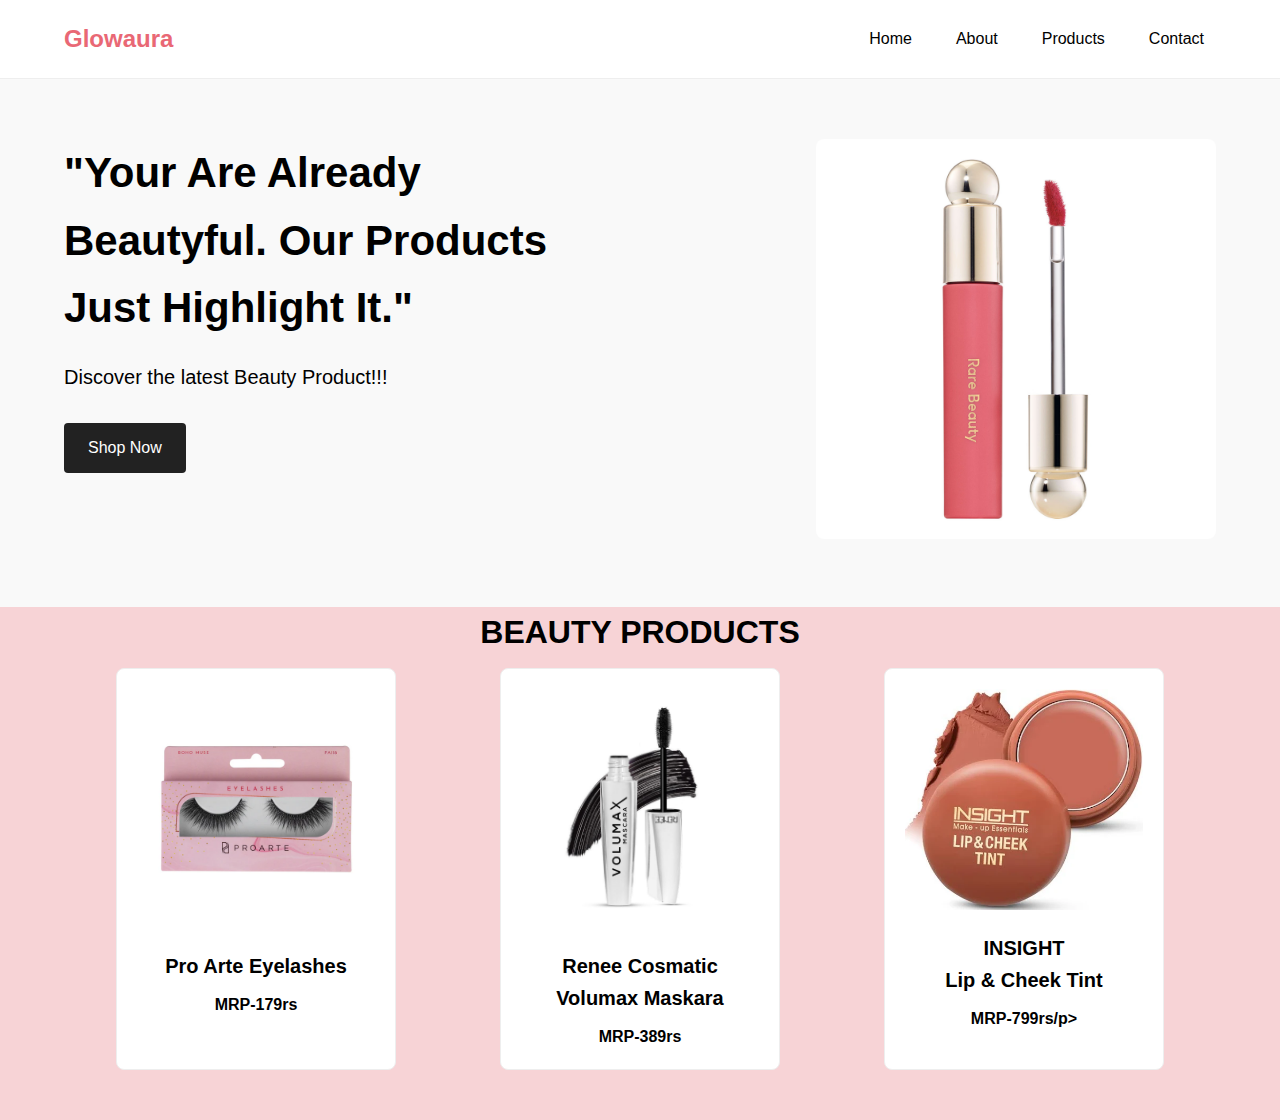
<file: index.html>
<!DOCTYPE html>
<html lang="en">

<head>
    <meta charset="UTF-8">
    <meta name="viewport" content="width=device-width, initial-scale=1.0">
    <title>Beauty Products</title>
    <link rel="stylesheet" href="style.css">
</head>
<body>
    <header>
        <div class="container head-container">
            <div class="logo">Glowaura</div>
            <nav>
                <ul>
                    <li><a href="#" class="active">Home</a></li>
                    <li><a href="#">About</a></li>
                    <li><a href="#">Products</a></li>
                    <li><a href="#">Contact</a></li>
                </ul>
            </nav>

        </div>
    </header>
    <section class="hero">
        <div class="container body-container">
            <div class="hero-text">
                <h1>"Your Are Already Beautyful. Our Products Just Highlight It."</h1>
                <p>Discover the latest Beauty Product!!!</p>
                <a href="#" class="btn">Shop Now</a>
            </div>
            <div class="Hero-image">
                <img src="lip.avif" alt="hero image">
            </div>
        </div>
    </section>
    <section class="featured-products">
        <div class="container">
            <h2>BEAUTY PRODUCTS</h2>
            <div class="Products-row">
                <div class="Products-card">
                    <img src="eyelashes.webp" alt="shoes-2">
                    <h3>Pro Arte Eyelashes</h3>
                    <p>MRP-179rs</p>
                </div>
                <div class="Products-card">
                    <img src="maskara.jpg" alt="shoe-3">
                    <h3> Renee  Cosmatic Volumax Maskara</h3>
                    <p>MRP-389rs</p>
                </div>
                <div class="Products-card">
                    <img src="TINT.webp" alt="shoe-1">
                    <h3>INSIGHT<br> Lip & Cheek Tint</h3>
                    <p>MRP-799rs/p>
                </div>
            </div>
        </div>

    </section>
</body>

</html>
</file>
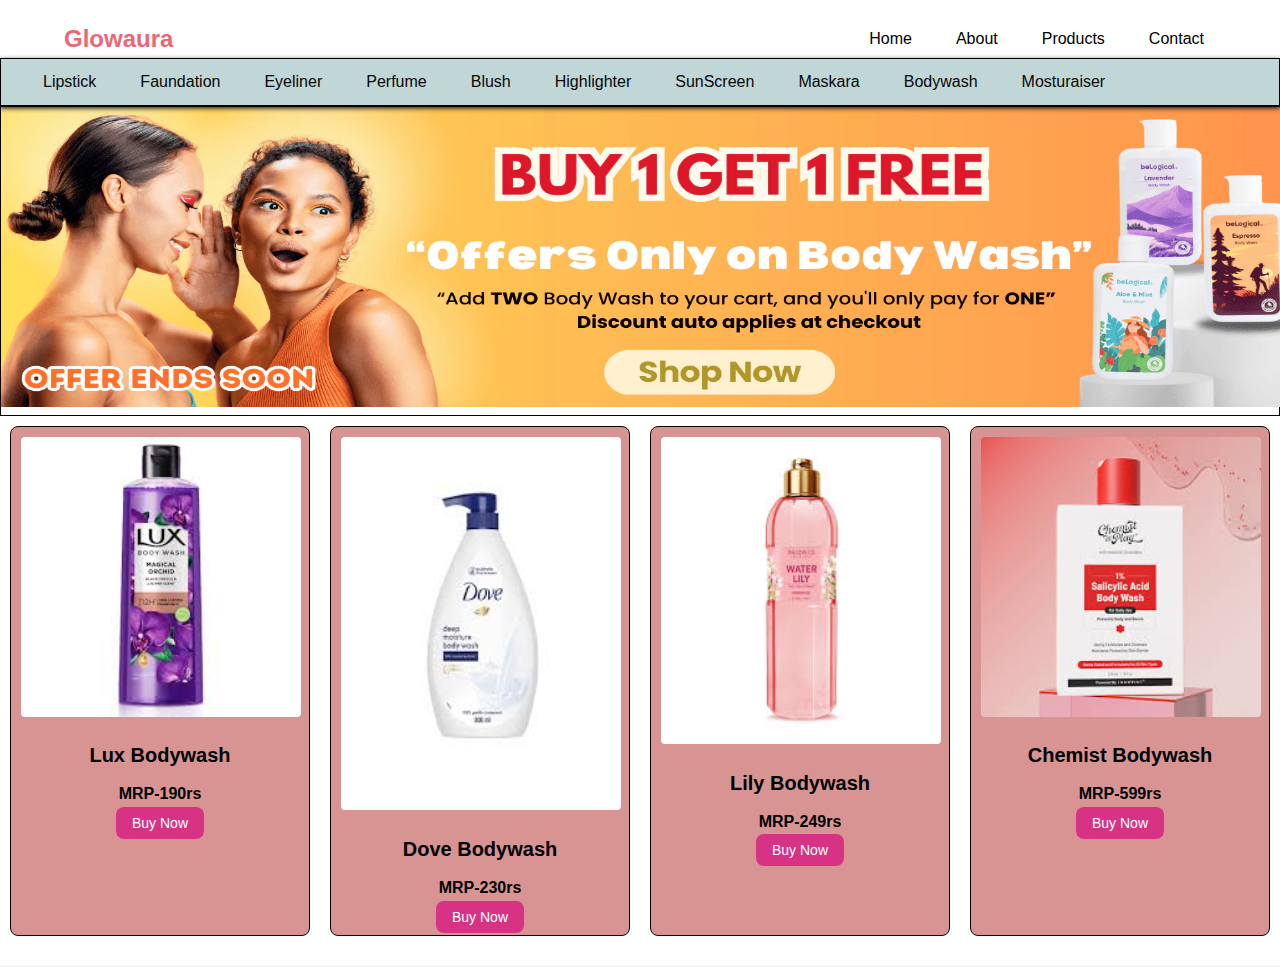
<file: bodywash.html>
<!DOCTYPE html>
<html lang="en">
<head>
    <meta charset="UTF-8">
    <meta name="viewport" content="width=device-width, initial-scale=1.0">
    <title>Document</title>
    <link rel="stylesheet" href="products.html">
    <link rel="stylesheet" href="style.css">

    <style>
.navbar{
        position:sticky;
        top: 5;
        background-color:rgb(193, 214, 214);
        border: 1px solid black;
        text-align: center;
        padding: 10px;
        box-shadow: 0 2px 5px; 
        color: rgb(8, 8, 8);
        font-size: bold;
    }
 .Products-row {
    display: flex;
    flex-wrap: wrap;
    justify-content: space-around;
}
.Products-card {
    background: #d89393;
    border: 1px solid #0a0303;
    border-radius: 8px;
    padding: 10px;
    width: 300px;
    height: 510px;
    margin: 10px;
    text-align: center;
    transition: box-shadow 0.5;
}

.Products-card:hover {
    box-shadow: 0 2px 8px rgba(0, 0, 0, 0.1);
}

.Products-card img {
    width: 280px;
    border-radius: 4px;
    margin-bottom: 15px;
}

.Products-card h3 {
    font-size: 20px;
    margin-bottom: 10px;
}

.Products-card p {
    font-weight: bold;

}
.footer {
    background-color: #f0a4a4;
    padding: 20px 0;
    text-align: center;
    border-top: 1px solid #eee;
}
.Button{
    padding: 8px 16px;
    background-color: #d63384;
    color:white;
    border:none;
    border-radius: 8px;
    font-size: 14px;
}
.Button:hover{
    background-color: #ad155f;
}
.bodywashadd{
     border: 1px solid #0a0303;
}

    
    </style>
</head>
<body>
     <header>
        <div class="container head-container">
            <div class="logo">Glowaura</div>
            <nav>
                <ul>
                    <li><a href="index.html">Home</a></li>
                    <li><a href="#">About</a></li>
                    <li><a href="products.html">Products</a></li>
                    <li><a href="#">Contact</a></li>
                </ul>
            </nav>
        </div>
        <nav>
        <ul class="navbar">
            <li><a href="Lipstic.html">Lipstick</a></li>
            <li><a href="Faundation.html">Faundation</a></LI>
            <li><a href="Eyeliner.html">Eyeliner</a></li>
            <li><a href="perfume.html">Perfume</a></li>
            <li><a href="blush.html">Blush</a></li>
            <li><a href="highlighter.html">Highlighter</a></li>
            <li><a href="sunscreen.html">SunScreen</a></li>
            <li><a href="maskara.html">Maskara</a></li>
           <li><a href="bodywash.html">Bodywash</a></li>
           <li><a href="moisturiser.html">Mosturaiser</a></li>

            </ul>
            </nav>
        </div>
   <div class="bodywashadd">
   <img src="bodyadd.webp" alt="add" width="1330px" height="300px">
    </div>
 <div class="Products-row">
                <div class="Products-card">
                    <img src="body1.jpeg" alt="body-1">
                    <h3> Lux Bodywash</h3>
                    <p>MRP-190rs</p>
                    <button class="Button">Buy Now</button>
                </div>
                <div class="Products-card">
                    <img src="body2.jpeg" alt="body-2">
                    <h3>Dove Bodywash</h3>
                    <p>MRP-230rs</p>
                     <button class="Button">Buy Now</button>
                </div>
                <div class="Products-card"> 
                    <img src="body3.jpeg" alt="body-3">
                    <h3>Lily Bodywash</h3>
                    <p>MRP-249rs</p>
                     <button class="Button">Buy Now</button>
                </div>
                <div class="Products-card">
                    <img src="body4.jpeg" alt="body-4">
                    <h3>Chemist Bodywash</h3>
                    <p>MRP-599rs</p>
                     <button class="Button">Buy Now</button>
                </div>
    </div>
</body>
</html>
</file>
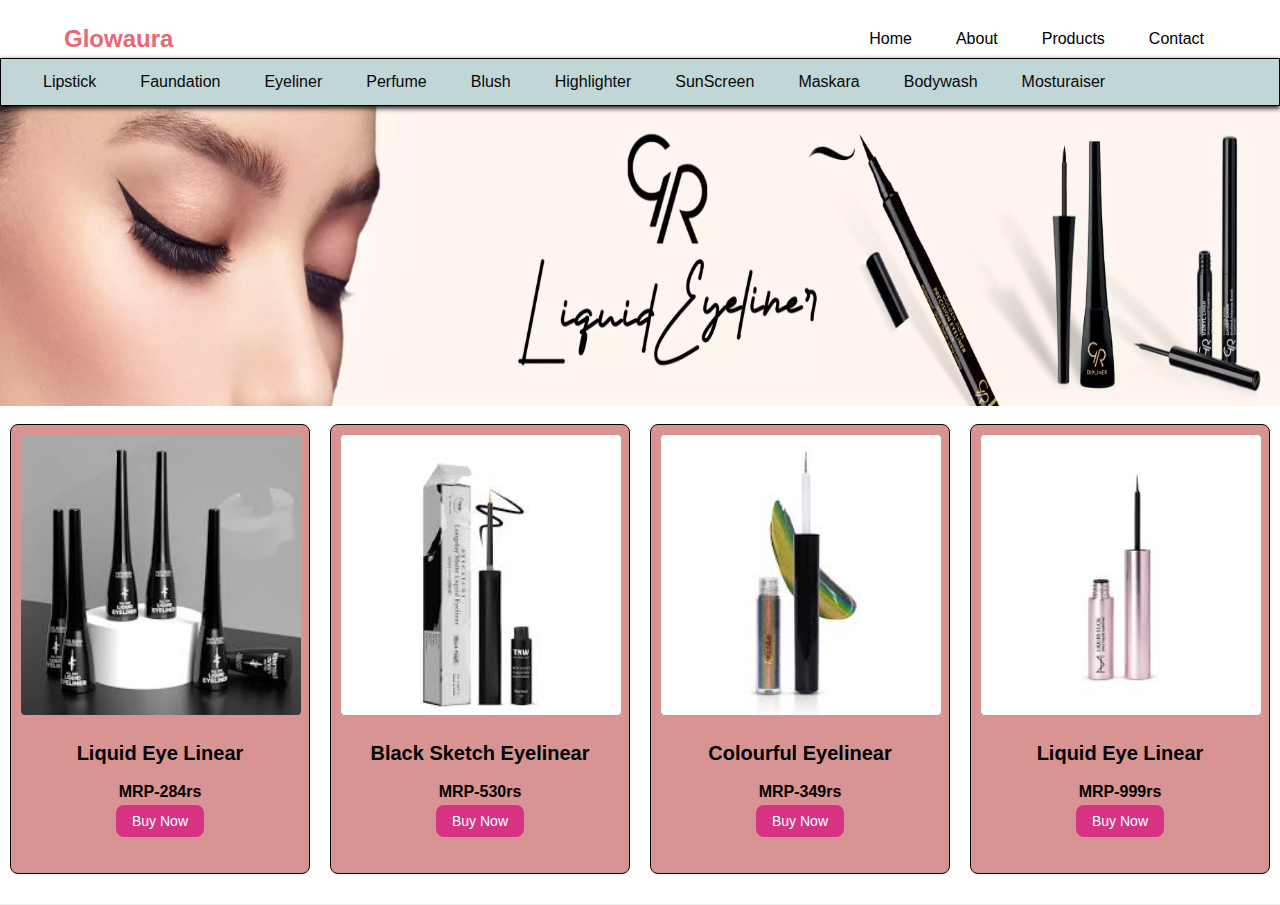
<file: Eyeliner.html>
<!DOCTYPE html>
<html lang="en">
<head>
    <meta charset="UTF-8">
    <meta name="viewport" content="width=device-width, initial-scale=1.0">
    <title>Document</title>
    <link rel="stylesheet" href="products.html">
    <link rel="stylesheet" href="style.css">

    <style>
.navbar{
        position:sticky;
        top: 5;
        background-color:rgb(193, 214, 214);
        border: 1px solid black;
        text-align: center;
        padding: 10px;
        box-shadow: 0 2px 5px; 
        color: rgb(8, 8, 8);
        font-size: bold;
    }
 .Products-row {
    display: flex;
    flex-wrap: wrap;
    justify-content: space-around;
}
.Products-card {
    background: #d89393;
    border: 1px solid #0a0303;
    border-radius: 8px;
    padding: 10px;
    width: 300px;
    height: 450px;
    margin: 10px;
    text-align: center;
    transition: box-shadow 0.5;
}

.Products-card:hover {
    box-shadow: 0 2px 8px rgba(0, 0, 0, 0.1);
}

.Products-card img {
    width: 280px;
    border-radius: 4px;
    margin-bottom: 15px;
}

.Products-card h3 {
    font-size: 20px;
    margin-bottom: 10px;
}

.Products-card p {
    font-weight: bold;

}
.footer {
    background-color: #f0a4a4;
    padding: 20px 0;
    text-align: center;
    border-top: 1px solid #eee;
}
.Button{
    padding: 8px 16px;
    background-color: #d63384;
    color:white;
    border:none;
    border-radius: 8px;
    font-size: 14px;
}
.Button:hover{
    background-color: #ad155f;
}
.faundadd{
     border: 1px solid #0a0303;
}

    
    </style>
</head>
<body>
     <header>
        <div class="container head-container">
            <div class="logo">Glowaura</div>
            <nav>
                <ul>
                    <li><a href="index.html">Home</a></li>
                    <li><a href="#">About</a></li>
                    <li><a href="products.html">Products</a></li>
                    <li><a href="#">Contact</a></li>
                </ul>
            </nav>
        </div>
        <nav>
        <ul class="navbar">
            <li><a href="Lipstic.html">Lipstick</a></li>
            <li><a href="Faundation.html">Faundation</a></LI>
            <li><a href="Eyeliner.html">Eyeliner</a></li>
            <li><a href="perfume.html">Perfume</a></li>
            <li><a href="blush.html">Blush</a></li>
            <li><a href="highlighter.html">Highlighter</a></li>
            <li><a href="sunscreen.html">SunScreen</a></li>
            <li><a href="maskara.html">Maskara</a></li>
           <li><a href="bodywash.html">Bodywash</a></li>
           <li><a href="moisturiser.html">Mosturaiser</a></li>

            </ul>
            </nav>
        </div>
   <div class="eyeadd">
   <img src="eyeadd.webp" alt="add" width="1330px" height="300px">
    </div>
 <div class="Products-row">
                <div class="Products-card">
                    <img src="eye1.jpeg" alt="aye-1">
                    <h3>Liquid Eye Linear</h3>
                    <p>MRP-284rs</p>
                    <button class="Button">Buy Now</button>
                </div>
                <div class="Products-card">
                    <img src="eye2.jpeg" alt="eye-2">
                    <h3>Black Sketch Eyelinear</h3>
                    <p>MRP-530rs</p>
                     <button class="Button">Buy Now</button>
                </div>
                <div class="Products-card"> 
                    <img src="eye3.jpeg" alt="eye-3">
                    <h3>Colourful Eyelinear</h3>
                    <p>MRP-349rs</p>
                     <button class="Button">Buy Now</button>
                </div>
                <div class="Products-card">
                    <img src="eye4.jpeg" alt="eye-4">
                    <h3>Liquid Eye Linear</h3>
                    <p>MRP-999rs</p>
                     <button class="Button">Buy Now</button>
                </div>
    </div>
</body>
</html>
</file>
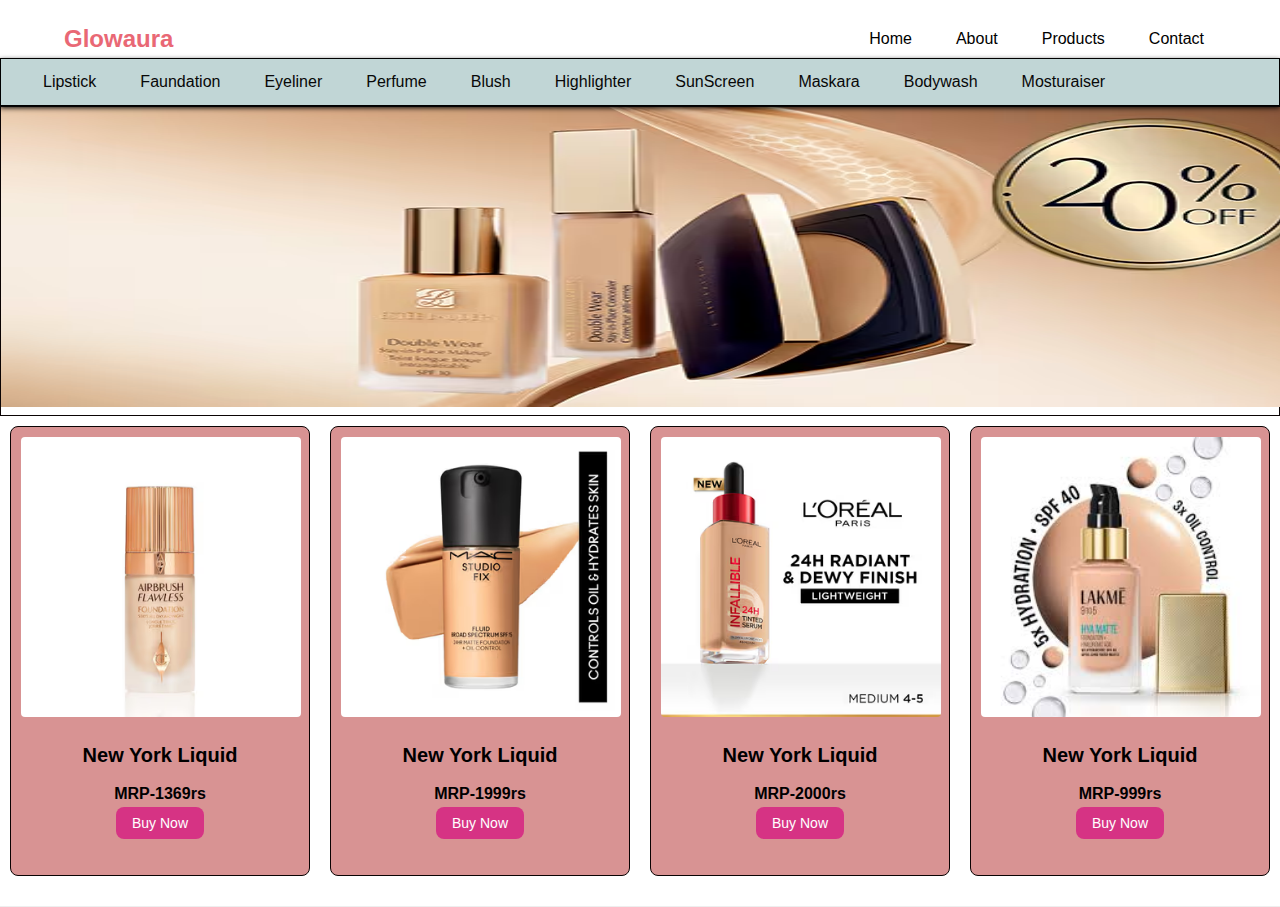
<file: Faundation.html>
<!DOCTYPE html>
<html lang="en">
<head>
    <meta charset="UTF-8">
    <meta name="viewport" content="width=device-width, initial-scale=1.0">
    <title>Document</title>
    <link rel="stylesheet" href="products.html">
    <link rel="stylesheet" href="style.css">

    <style>
.navbar{
        position:sticky;
        top: 5;
        background-color:rgb(193, 214, 214);
        border: 1px solid black;
        text-align: center;
        padding: 10px;
        box-shadow: 0 2px 5px; 
        color: rgb(8, 8, 8);
        font-size: bold;
    }
 .Products-row {
    display: flex;
    flex-wrap: wrap;
    justify-content: space-around;
}
.Products-card {
    background: #d89393;
    border: 1px solid #0a0303;
    border-radius: 8px;
    padding: 10px;
    width: 300px;
    height: 450px;
    margin: 10px;
    text-align: center;
    transition: box-shadow 0.5;
}

.Products-card:hover {
    box-shadow: 0 2px 8px rgba(0, 0, 0, 0.1);
}

.Products-card img {
    width: 280px;
    border-radius: 4px;
    margin-bottom: 15px;
}

.Products-card h3 {
    font-size: 20px;
    margin-bottom: 10px;
}

.Products-card p {
    font-weight: bold;

}
.footer {
    background-color: #f0a4a4;
    padding: 20px 0;
    text-align: center;
    border-top: 1px solid #eee;
}
.Button{
    padding: 8px 16px;
    background-color: #d63384;
    color:white;
    border:none;
    border-radius: 8px;
    font-size: 14px;
}
.Button:hover{
    background-color: #ad155f;
}
.faundadd{
     border: 1px solid #0a0303;
}

    
    </style>
</head>
<body>
     <header>
        <div class="container head-container">
            <div class="logo">Glowaura</div>
            <nav>
                <ul>
                    <li><a href="index.html">Home</a></li>
                    <li><a href="#">About</a></li>
                    <li><a href="products.html">Products</a></li>
                    <li><a href="#">Contact</a></li>
                </ul>
            </nav>
        </div>
        <nav>
        <ul class="navbar">
            <li><a href="Lipstic.html">Lipstick</a></li>
            <li><a href="Faundation.html">Faundation</a></LI>
            <li><a href="Eyeliner.html">Eyeliner</a></li>
            <li><a href="perfume.html">Perfume</a></li>
            <li><a href="blush.html">Blush</a></li>
            <li><a href="highlighter.html">Highlighter</a></li>
            <li><a href="sunscreen.html">SunScreen</a></li>
            <li><a href="maskara.html">Maskara</a></li>
           <li><a href="bodywash.html">Bodywash</a></li>
           <li><a href="moisturiser.html">Mosturaiser</a></li>

            </ul>
            </nav>
        </div>
   <div class="faundadd">
   <img src="fanadd.avif" alt="add" width="1330px" height="300px">
    </div>
 <div class="Products-row">
                <div class="Products-card">
                    <img src="faud1.avif" alt="found-1">
                    <h3>New York Liquid</h3>
                    <p>MRP-1369rs</p>
                    <button class="Button">Buy Now</button>
                </div>
                <div class="Products-card">
                    <img src="faud2.avif" alt="found-2">
                    <h3>New York Liquid</h3>
                    <p>MRP-1999rs</p>
                     <button class="Button">Buy Now</button>
                </div>
                <div class="Products-card"> 
                    <img src="faud3.avif" alt="faund-3">
                    <h3>New York Liquid</h3>
                    <p>MRP-2000rs</p>
                     <button class="Button">Buy Now</button>
                </div>
                <div class="Products-card">
                    <img src="faud4.jpeg" alt="found-4">
                    <h3>New York Liquid</h3>
                    <p>MRP-999rs</p>
                     <button class="Button">Buy Now</button>
                </div>
    </div>
</body>
</html>
</file>
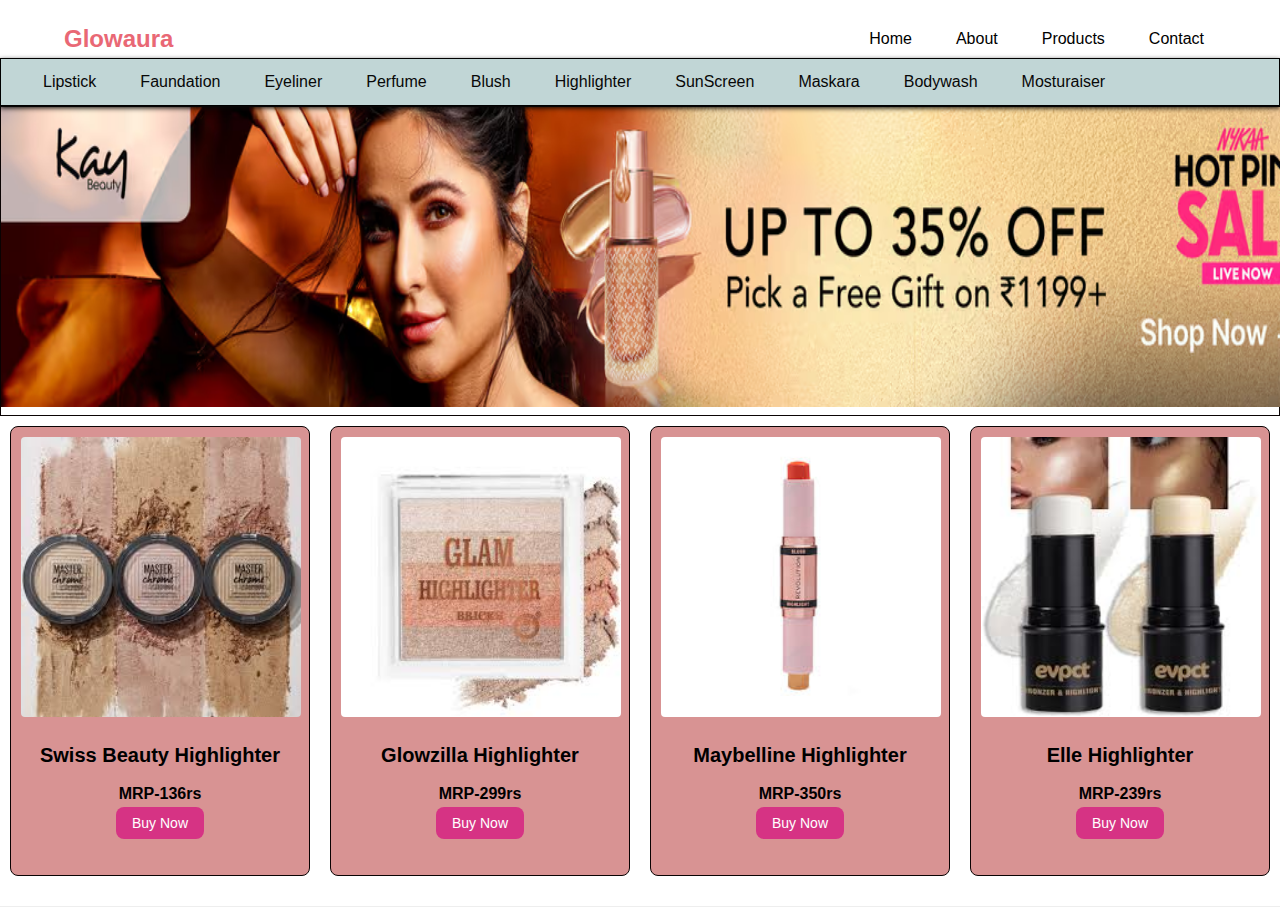
<file: highlighter.html>
<!DOCTYPE html>
<html lang="en">
<head>
    <meta charset="UTF-8">
    <meta name="viewport" content="width=device-width, initial-scale=1.0">
    <title>Document</title>
    <link rel="stylesheet" href="products.html">
    <link rel="stylesheet" href="style.css">

    <style>
.navbar{
        position:sticky;
        top: 5;
        background-color:rgb(193, 214, 214);
        border: 1px solid black;
        text-align: center;
        padding: 10px;
        box-shadow: 0 2px 5px; 
        color: rgb(8, 8, 8);
        font-size: bold;
    }
 .Products-row {
    display: flex;
    flex-wrap: wrap;
    justify-content: space-around;
}
.Products-card {
    background: #d89393;
    border: 1px solid #0a0303;
    border-radius: 8px;
    padding: 10px;
    width: 300px;
    height: 450px;
    margin: 10px;
    text-align: center;
    transition: box-shadow 0.5;
}

.Products-card:hover {
    box-shadow: 0 2px 8px rgba(0, 0, 0, 0.1);
}

.Products-card img {
    width: 280px;
    border-radius: 4px;
    margin-bottom: 15px;
}

.Products-card h3 {
    font-size: 20px;
    margin-bottom: 10px;
}

.Products-card p {
    font-weight: bold;

}
.footer {
    background-color: #f0a4a4;
    padding: 20px 0;
    text-align: center;
    border-top: 1px solid #eee;
}
.Button{
    padding: 8px 16px;
    background-color: #d63384;
    color:white;
    border:none;
    border-radius: 8px;
    font-size: 14px;
}
.Button:hover{
    background-color: #ad155f;
}
.highadd{
     border: 1px solid #0a0303;
}

    
    </style>
</head>
<body>
     <header>
        <div class="container head-container">
            <div class="logo">Glowaura</div>
            <nav>
                <ul>
                    <li><a href="index.html">Home</a></li>
                    <li><a href="#">About</a></li>
                    <li><a href="products.html">Products</a></li>
                    <li><a href="#">Contact</a></li>
                </ul>
            </nav>
        </div>
        <nav>
        <ul class="navbar">
            <li><a href="Lipstic.html">Lipstick</a></li>
            <li><a href="Faundation.html">Faundation</a></LI>
            <li><a href="Eyeliner.html">Eyeliner</a></li>
            <li><a href="perfume.html">Perfume</a></li>
            <li><a href="blush.html">Blush</a></li>
            <li><a href="highlighter.html">Highlighter</a></li>
            <li><a href="sunscreen.html">SunScreen</a></li>
            <li><a href="maskara.html">Maskara</a></li>
           <li><a href="bodywash.html">Bodywash</a></li>
           <li><a href="moisturiser.html">Mosturaiser</a></li>

            </ul>
            </nav>
        </div>
   <div class="highadd">
   <img src="highadd.avif" alt="add" width="1330px" height="300px">
    </div>
 <div class="Products-row">
                <div class="Products-card">
                    <img src="high1.jpeg" alt="high-1">
                    <h3>Swiss Beauty Highlighter</h3>
                    <p>MRP-136rs</p>
                    <button class="Button">Buy Now</button>
                </div>
                <div class="Products-card">
                    <img src="high2.jpeg" alt="high-2">
                    <h3>Glowzilla Highlighter</h3>
                    <p>MRP-299rs</p>
                     <button class="Button">Buy Now</button>
                </div>
                <div class="Products-card"> 
                    <img src="high3.jpeg" alt="high-3">
                    <h3>Maybelline Highlighter</h3>
                    <p>MRP-350rs</p>
                     <button class="Button">Buy Now</button>
                </div>
                <div class="Products-card">
                    <img src="high4.jpeg" alt="high-4">
                    <h3>Elle Highlighter</h3>
                    <p>MRP-239rs</p>
                     <button class="Button">Buy Now</button>
                </div>
    </div>
</body>
</html>
</file>
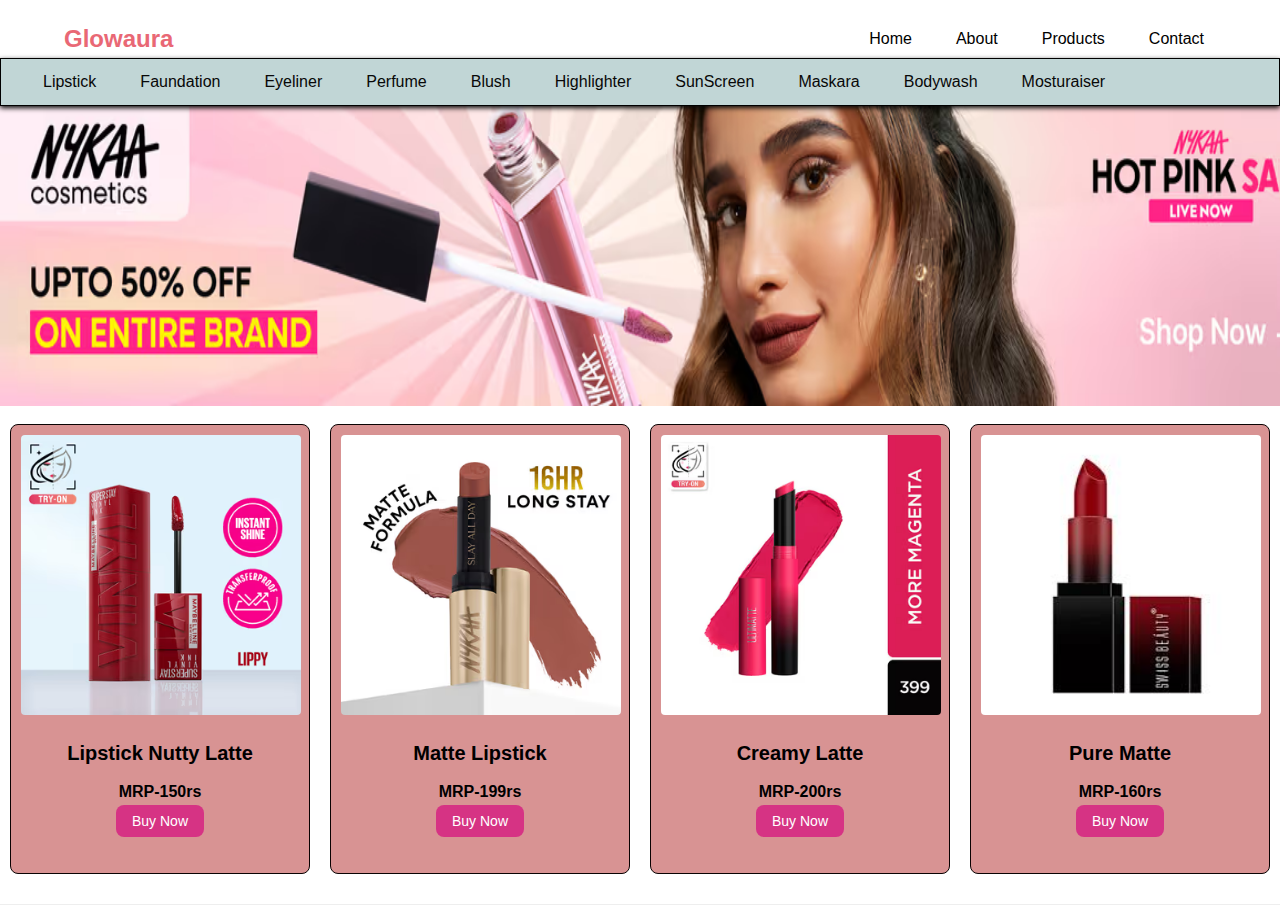
<file: Lipstic.html>
<!DOCTYPE html>
<html lang="en">
<head>
    <meta charset="UTF-8">
    <meta name="viewport" content="width=device-width, initial-scale=1.0">
    <title>Document</title>
    <link rel="stylesheet" href="products.html">
    <link rel="stylesheet" href="style.css">

    <style>
.navbar{
        position:sticky;
        top: 5;
        background-color:rgb(193, 214, 214);
        border: 1px solid black;
        text-align: center;
        padding: 10px;
        box-shadow: 0 2px 5px; 
        color: rgb(8, 8, 8);
        font-size: bold;
    }
 .Products-row {
    display: flex;
    flex-wrap: wrap;
    justify-content: space-around;
}
.Products-card {
    background: #d89393;
    border: 1px solid #0a0303;
    border-radius: 8px;
    padding: 10px;
    width: 300px;
    height: 450px;
    margin: 10px;
    text-align: center;
    transition: box-shadow 0.5;
}

.Products-card:hover {
    box-shadow: 0 2px 8px rgba(0, 0, 0, 0.1);
}

.Products-card img {
    width: 280px;
    border-radius: 4px;
    margin-bottom: 15px;
}

.Products-card h3 {
    font-size: 20px;
    margin-bottom: 10px;
}

.Products-card p {
    font-weight: bold;

}
.footer {
    background-color: #f0a4a4;
    padding: 20px 0;
    text-align: center;
    border-top: 1px solid #eee;
}
.Button{
    padding: 8px 16px;
    background-color: #d63384;
    color:white;
    border:none;
    border-radius: 8px;
    font-size: 14px;
}
.Button:hover{
    background-color: #ad155f;
}
.lippadd{
     border: 1px solid #0a0303;
}

    
    </style>
</head>
<body>
     <header>
        <div class="container head-container">
            <div class="logo">Glowaura</div>
            <nav>
                <ul>
                    <li><a href="index.html">Home</a></li>
                    <li><a href="#">About</a></li>
                    <li><a href="products.html">Products</a></li>
                    <li><a href="#">Contact</a></li>
                </ul>
            </nav>
        </div>
        <nav>
        <ul class="navbar">
            <li><a href="Lipstic.html">Lipstick</a></li>
            <li><a href="Faundation.html">Faundation</a></LI>
            <li><a href="Eyeliner.html">Eyeliner</a></li>
            <li><a href="perfume.html">Perfume</a></li>
            <li><a href="blush.html">Blush</a></li>
            <li><a href="highlighter.html">Highlighter</a></li>
            <li><a href="sunscreen.html">SunScreen</a></li>
            <li><a href="maskara.html">Maskara</a></li>
           <li><a href="bodywash.html">Bodywash</a></li>
           <li><a href="maskara.html">Mosturaiser</a></li>

            </ul>
            </nav>
        </div>
   <div class="lipadd">
   <img src="lipadd1.avif" alt="add" width="1330px" height="300px">
    </div>
 <div class="Products-row">
                <div class="Products-card">
                    <img src="lip1.avif" alt="lip-1">
                    <h3>Lipstick Nutty Latte</h3>
                    <p>MRP-150rs</p>
                    <button class="Button">Buy Now</button>
                </div>
                <div class="Products-card">
                    <img src="lip2.avif" alt="lip-2">
                    <h3>Matte Lipstick</h3>
                    <p>MRP-199rs</p>
                     <button class="Button">Buy Now</button>
                </div>
                <div class="Products-card"> 
                    <img src="lip3.avif" alt="lip-3">
                    <h3>Creamy Latte</h3>
                    <p>MRP-200rs</p>
                     <button class="Button">Buy Now</button>
                </div>
                <div class="Products-card">
                    <img src="lip4.jpeg" alt="lip-4">
                    <h3> Pure Matte </h3>
                    <p>MRP-160rs</p>
                     <button class="Button">Buy Now</button>
                </div>
    </div>
</body>
</html>
</file>
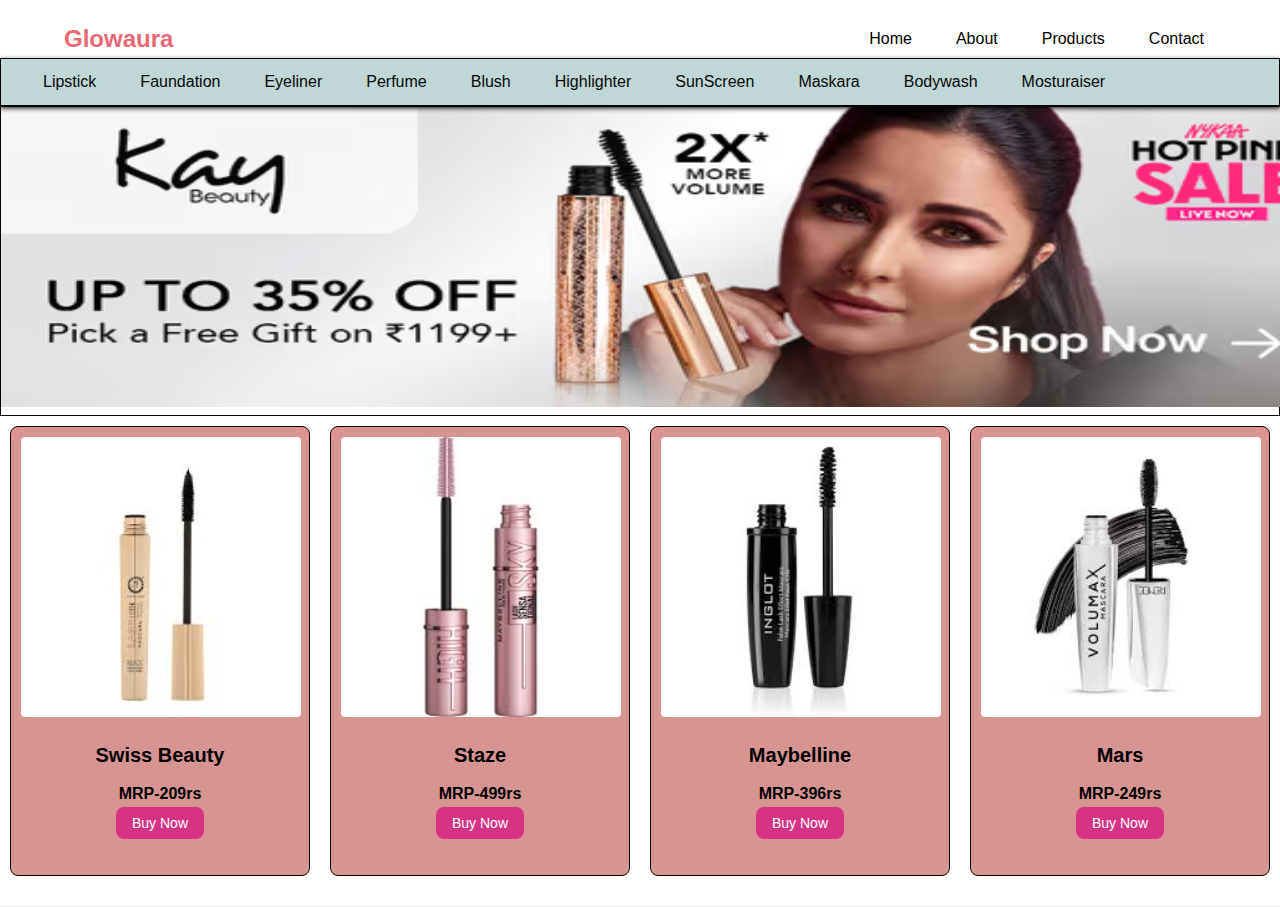
<file: maskara.html>
<!DOCTYPE html>
<html lang="en">
<head>
    <meta charset="UTF-8">
    <meta name="viewport" content="width=device-width, initial-scale=1.0">
    <title>Document</title>
    <link rel="stylesheet" href="products.html">
    <link rel="stylesheet" href="style.css">

    <style>
.navbar{
        position:sticky;
        top: 5;
        background-color:rgb(193, 214, 214);
        border: 1px solid black;
        text-align: center;
        padding: 10px;
        box-shadow: 0 2px 5px; 
        color: rgb(8, 8, 8);
        font-size: bold;
    }
 .Products-row {
    display: flex;
    flex-wrap: wrap;
    justify-content: space-around;
}
.Products-card {
    background: #d89393;
    border: 1px solid #0a0303;
    border-radius: 8px;
    padding: 10px;
    width: 300px;
    height: 450px;
    margin: 10px;
    text-align: center;
    transition: box-shadow 0.5;
}

.Products-card:hover {
    box-shadow: 0 2px 8px rgba(0, 0, 0, 0.1);
}

.Products-card img {
    width: 280px;
    border-radius: 4px;
    margin-bottom: 15px;
}

.Products-card h3 {
    font-size: 20px;
    margin-bottom: 10px;
}

.Products-card p {
    font-weight: bold;

}
.footer {
    background-color: #f0a4a4;
    padding: 20px 0;
    text-align: center;
    border-top: 1px solid #eee;
}
.Button{
    padding: 8px 16px;
    background-color: #d63384;
    color:white;
    border:none;
    border-radius: 8px;
    font-size: 14px;
}
.Button:hover{
    background-color: #ad155f;
}
.musadd{
     border: 1px solid #0a0303;
}

    
    </style>
</head>
<body>
     <header>
        <div class="container head-container">
            <div class="logo">Glowaura</div>
            <nav>
                <ul>
                    <li><a href="index.html">Home</a></li>
                    <li><a href="#">About</a></li>
                    <li><a href="products.html">Products</a></li>
                    <li><a href="#">Contact</a></li>
                </ul>
            </nav>
        </div>
        <nav>
        <ul class="navbar">
            <li><a href="Lipstic.html">Lipstick</a></li>
            <li><a href="Faundation.html">Faundation</a></LI>
            <li><a href="Eyeliner.html">Eyeliner</a></li>
            <li><a href="blush.html">Perfume</a></li>
            <li><a href="blush.html">Blush</a></li>
            <li><a href="highlighter.html">Highlighter</a></li>
            <li><a href="sunscreen.html">SunScreen</a></li>
            <li><a href="maskara.html">Maskara</a></li>
           <li><a href="bodywash.html">Bodywash</a></li>
           <li><a href="moisturiser.html">Mosturaiser</a></li>

            </ul>
            </nav>
        </div>
   <div class="musadd">
   <img src="masadd.avif" alt="add" width="1330px" height="300px">
    </div>
 <div class="Products-row">
                <div class="Products-card">
                    <img src="mas1.jpeg" alt="mas-1">
                    <h3>Swiss Beauty</h3>
                    <p>MRP-209rs</p>
                    <button class="Button">Buy Now</button>
                </div>
                <div class="Products-card">
                    <img src="mas2.jpeg" alt="mas-2">
                    <h3>Staze</h3>
                    <p>MRP-499rs</p>
                     <button class="Button">Buy Now</button>
                </div>
                <div class="Products-card"> 
                    <img src="mas3.jpeg" alt="mas-3">
                    <h3>Maybelline</h3>
                    <p>MRP-396rs</p>
                     <button class="Button">Buy Now</button>
                </div>
                <div class="Products-card">
                    <img src="mas4.jpeg" alt="mas-4">
                    <h3>Mars</h3>
                    <p>MRP-249rs</p>
                     <button class="Button">Buy Now</button>
                </div>
    </div>
</body>
</html>
</file>
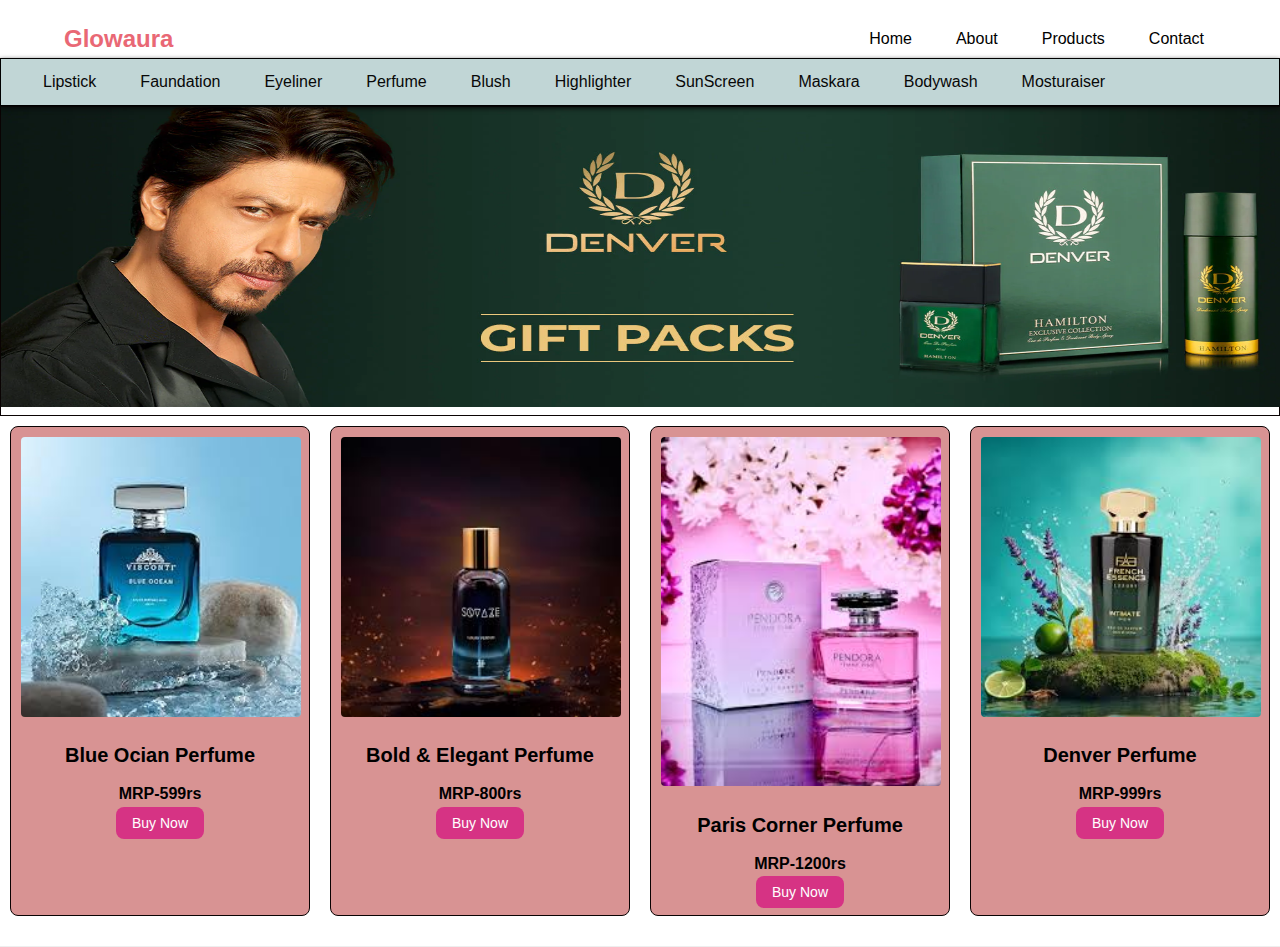
<file: perfume.html>
<!DOCTYPE html>
<html lang="en">
<head>
    <meta charset="UTF-8">
    <meta name="viewport" content="width=device-width, initial-scale=1.0">
    <title>Document</title>
    <link rel="stylesheet" href="products.html">
    <link rel="stylesheet" href="style.css">

    <style>
.navbar{
        position:sticky;
        top: 5;
        background-color:rgb(193, 214, 214);
        border: 1px solid black;
        text-align: center;
        padding: 10px;
        box-shadow: 0 2px 5px; 
        color: rgb(8, 8, 8);
        font-size: bold;
    }
 .Products-row {
    display: flex;
    flex-wrap: wrap;
    justify-content: space-around;
}
.Products-card {
    background: #d89393;
    border: 1px solid #0a0303;
    border-radius: 8px;
    padding: 10px;
    width: 300px;
    height: 490px;
    margin: 10px;
    text-align: center;
    transition: box-shadow 0.5;
}

.Products-card:hover {
    box-shadow: 0 2px 8px rgba(0, 0, 0, 0.1);
}

.Products-card img {
    width: 280px;
    border-radius: 4px;
    margin-bottom: 15px;
}

.Products-card h3 {
    font-size: 20px;
    margin-bottom: 10px;
}

.Products-card p {
    font-weight: bold;

}
.footer {
    background-color: #f0a4a4;
    padding: 20px 0;
    text-align: center;
    border-top: 1px solid #eee;
}
.Button{
    padding: 8px 16px;
    background-color: #d63384;
    color:white;
    border:none;
    border-radius: 8px;
    font-size: 14px;
}
.Button:hover{
    background-color: #ad155f;
}
.peradd{
     border: 1px solid #0a0303;
}

    
    </style>
</head>
<body>
     <header>
        <div class="container head-container">
            <div class="logo">Glowaura</div>
            <nav>
                <ul>
                    <li><a href="index.html">Home</a></li>
                    <li><a href="#">About</a></li>
                    <li><a href="products.html">Products</a></li>
                    <li><a href="#">Contact</a></li>
                </ul>
            </nav>
        </div>
        <nav>
        <ul class="navbar">
            <li><a href="Lipstic.html">Lipstick</a></li>
            <li><a href="Faundation.html">Faundation</a></LI>
            <li><a href="Eyeliner.html">Eyeliner</a></li>
            <li><a href="perfume.html">Perfume</a></li>
            <li><a href="blush.html">Blush</a></li>
            <li><a href="highlighter.html">Highlighter</a></li>
            <li><a href="sunscreen.html">SunScreen</a></li>
            <li><a href="maskara.html">Maskara</a></li>
           <li><a href="bodywash.html">Bodywash</a></li>
           <li><a href="moisturiser.html">Mosturaiser</a></li>

            </ul>
            </nav>
        </div>
   <div class="peradd">
   <img src="peradd.webp" alt="add" width="1330px" height="300px">
    </div>
 <div class="Products-row">
                <div class="Products-card">
                    <img src="per1.jpeg" alt="per-1">
                    <h3>Blue Ocian Perfume</h3>
                    <p>MRP-599rs</p>
                    <button class="Button">Buy Now</button>
                </div>
                <div class="Products-card">
                    <img src="per2.jpeg" alt="per-2">
                    <h3>Bold & Elegant Perfume</h3>
                    <p>MRP-800rs</p>
                     <button class="Button">Buy Now</button>
                </div>
                <div class="Products-card"> 
                    <img src="per3.jpeg" alt="per-3">
                    <h3>Paris Corner Perfume</h3>
                    <p>MRP-1200rs</p>
                     <button class="Button">Buy Now</button>
                </div>
                <div class="Products-card">
                    <img src="per4.jpeg" alt="per-4">
                    <h3>Denver Perfume </h3>
                    <p>MRP-999rs</p>
                     <button class="Button">Buy Now</button>
                </div>
    </div>
</body>
</html>
</file>
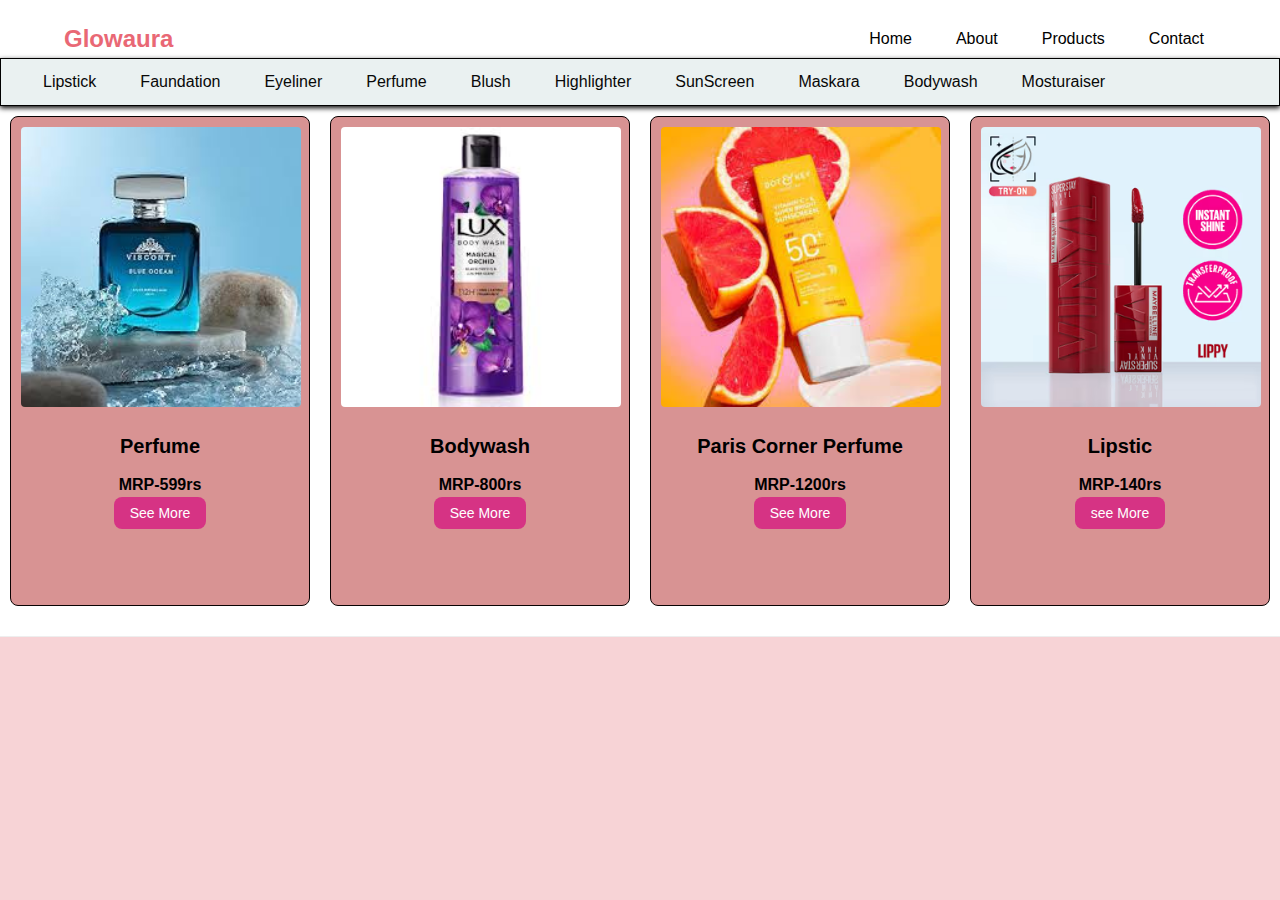
<file: products.html>
<!DOCTYPE html>
<html lang="en">

<head>
    <meta charset="UTF-8">
    <meta name="viewport" content="width=device-width, initial-scale=1.0">
    <title>Beauty Products</title>
    <link rel="stylesheet"href= "style.css">
    <link rel="stylesheet" href="products.css">
</head>
<body>
    <header>
        <div class="container head-container">
            <div class="logo">Glowaura</div>
            <nav>
                <ul>
                    <li><a href="index.html">Home</a></li>
                    <li><a href="#">About</a></li>
                    <li><a href="products.html">Products</a></li>
                    <li><a href="#">Contact</a></li>
                </ul>
            </nav>
        </div>
        <nav>
        <ul class="navbar">
            <li><a href="Lipstic.html">Lipstick</a></li>
            <li><a href="Faundation.html">Faundation</a></LI>
            <li><a href="Eyeliner.html">Eyeliner</a></li>
            <li><a href="perfume.html">Perfume</a></li>
            <li><a href="blush.html">Blush</a></li>
            <li><a href="highlighter.html">Highlighter</a></li>
            <li><a href="sunscreen.html">SunScreen</a></li>
            <li><a href="sunscreen.html">Maskara</a></li>
           <li><a href="bodywash.html">Bodywash</a></li>
           <li><a href="moisturiser.html">Mosturaiser</a></li>
            </ul>
            </nav>
        </div>
        <div class="Products-row">
                <div class="Products-card">
                    <img src="per1.jpeg" alt="per-1">
                    <h3>Perfume</h3>
                    <p>MRP-599rs</p>
                 <button class="Button"><a href="perfume.html">See More</a></button>
                </div>
                <div class="Products-card">
                    <img src="body1.jpeg" alt="per-2">
                    <h3>Bodywash</h3>
                    <p>MRP-800rs</p>
                     <button class="Button"><a href="bodywash.html">See More</a></button>
                </div>
                <div class="Products-card"> 
                    <img src="sun1.jpeg" alt="per-3">
                    <h3>Paris Corner Perfume</h3>
                    <p>MRP-1200rs</p>
                     <button class="Button"><a href="sunscreen.html">See More</a></button>
                </div>
                <div class="Products-card">
                    <img src="lip1.avif" alt="per-4">
                    <h3>Lipstic</h3> </h3>
                    <p>MRP-140rs</p>
                     <button class="Button"><a href="Lipstic.html">see More</a></button>
                </div>
    </div>
    </body>
    </html>
</file>
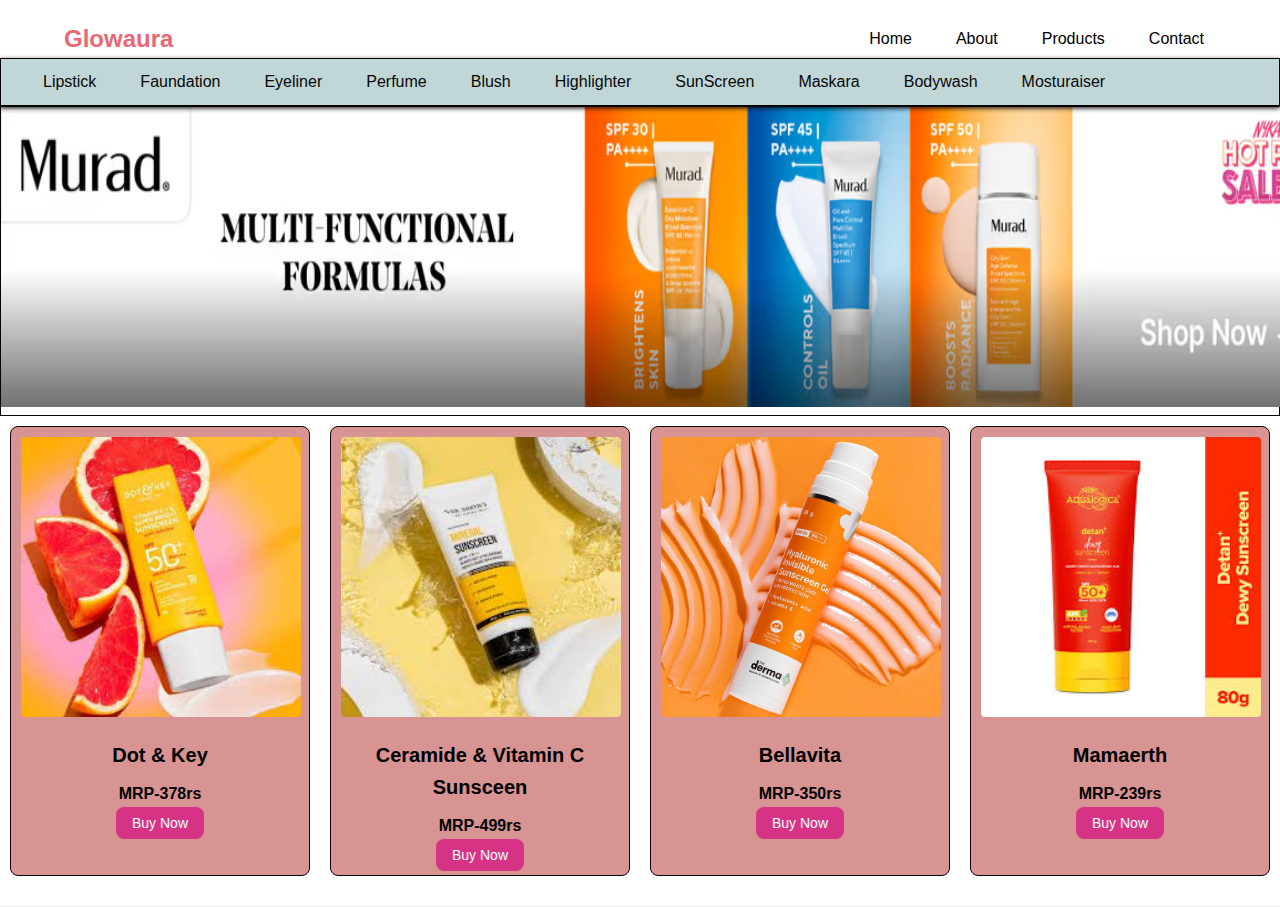
<file: sunscreen.html>
<!DOCTYPE html>
<html lang="en">
<head>
    <meta charset="UTF-8">
    <meta name="viewport" content="width=device-width, initial-scale=1.0">
    <title>Document</title>
    <link rel="stylesheet" href="products.html">
    <link rel="stylesheet" href="style.css">

    <style>
.navbar{
        position:sticky;
        top: 5;
        background-color:rgb(193, 214, 214);
        border: 1px solid black;
        text-align: center;
        padding: 10px;
        box-shadow: 0 2px 5px; 
        color: rgb(8, 8, 8);
        font-size: bold;
    }
 .Products-row {
    display: flex;
    flex-wrap: wrap;
    justify-content: space-around;
}
.Products-card {
    background: #d89393;
    border: 1px solid #0a0303;
    border-radius: 8px;
    padding: 10px;
    width: 300px;
    height: 450px;
    margin: 10px;
    text-align: center;
    transition: box-shadow 0.5;
}

.Products-card:hover {
    box-shadow: 0 2px 8px rgba(0, 0, 0, 0.1);
}

.Products-card img {
    width: 280px;
    border-radius: 4px;
    margin-bottom: 15px;
}

.Products-card h3 {
    font-size: 20px;
    margin-bottom: 10px;
}

.Products-card p {
    font-weight: bold;

}
.footer {
    background-color: #f0a4a4;
    padding: 20px 0;
    text-align: center;
    border-top: 1px solid #eee;
}
.Button{
    padding: 8px 16px;
    background-color: #d63384;
    color:white;
    border:none;
    border-radius: 8px;
    font-size: 14px;
}
.Button:hover{
    background-color: #ad155f;
}
.sunadd{
     border: 1px solid #0a0303;
}

    
    </style>
</head>
<body>
     <header>
        <div class="container head-container">
            <div class="logo">Glowaura</div>
            <nav>
                <ul>
                    <li><a href="index.html">Home</a></li>
                    <li><a href="#">About</a></li>
                    <li><a href="products.html">Products</a></li>
                    <li><a href="#">Contact</a></li>
                </ul>
            </nav>
        </div>
        <nav>
        <ul class="navbar">
            <li><a href="Lipstic.html">Lipstick</a></li>
            <li><a href="Faundation.html">Faundation</a></LI>
            <li><a href="Eyeliner.html">Eyeliner</a></li>
            <li><a href="blush.html">Perfume</a></li>
            <li><a href="blush.html">Blush</a></li>
            <li><a href="highlighter.html">Highlighter</a></li>
            <li><a href="sunscreen.html">SunScreen</a></li>
            <li><a href="maskara.html">Maskara</a></li>
           <li><a href="bodywash.html">Bodywash</a></li>
           <li><a href="moisturiser.html">Mosturaiser</a></li>

            </ul>
            </nav>
        </div>
   <div class="sunadd">
   <img src="sunadd.avif" alt="add" width="1330px" height="300px">
    </div>
 <div class="Products-row">
                <div class="Products-card">
                    <img src="sun1.jpeg" alt="sun-1">
                    <h3>Dot & Key</h3>
                    <p>MRP-378rs</p>
                    <button class="Button">Buy Now</button>
                </div>
                <div class="Products-card">
                    <img src="sun2.jpeg" alt="sun-2">
                    <h3>Ceramide & Vitamin C Sunsceen</h3>
                    <p>MRP-499rs</p>
                     <button class="Button">Buy Now</button>
                </div>
                <div class="Products-card"> 
                    <img src="sun3.jpg" alt="sun-3">
                    <h3>Bellavita</h3>
                    <p>MRP-350rs</p>
                     <button class="Button">Buy Now</button>
                </div>
                <div class="Products-card">
                    <img src="sun4.jpeg" alt="sun-4">
                    <h3>Mamaerth</h3>
                    <p>MRP-239rs</p>
                     <button class="Button">Buy Now</button>
                </div>
    </div>
</body>
</html>
</file>
<file: style.css>
* {
    margin: 0;
    padding: 0;
    box-sizing: border-box;
}

body {
    font-family: 'Segoe UI', Tahoma, Geneva, Verdana, sans-serif;
    background-color: #f7d3d6;
    color:black;
    line-height: 1.6;
}

a {
    text-decoration: #0f0f0f;
   /* text-decoration: none;*/
    color: inherit;
}

.container {
    width: 90%;
    max-width: 1200px;
    margin: auto;
}

header {
    background-color: #fff;
    border-bottom: 1px solid #eee;
    padding: 20px 0;
}

.head-container {
    display: flex;
    justify-content: space-between;
    align-items: center;
}

.logo {
    font-size: 24px;
    font-weight: bold;
    color:#e96875;
}

nav ul {
    list-style: none;
    display: flex;
}

nav ul li {
    margin-left: 20px;
}

nav ul li a {
    padding: 6px 12px;
    border-radius: 4px;
    transition: backgroundcolor 0.3s;

}

nav ul li a:hover {
    background-color: #e5e0e0;
}

/* hero */
.hero {
    background-color: #f9f9f9;
    padding: 60px 0;
}

.head-container {
    display: flex;
    flex-wrap: wrap;
    justify-content: space-between;
    align-items: center;
}

.hero-text {
    max-width: 500px;
}

.hero-text h1 {
    font-size: 42px;
    margin-bottom: 20px;
}

.hero-text p {
    font-size: 20px;
    margin-bottom: 30px;
}

.hero-text .btn {
    display: inline-block;
    background: #222;
    color: #fff;
    padding: 12px 24px;
    border-radius: 4px;
    transition: all 0.3s;
}

.hero-text .btn:hover {
    background-color: #cd0a0aef;
}

.Hero-image img {
    width: 400px;
    border-radius: 8px;

}

.body-container {
    display: flex;
    justify-content: space-between;

}

/* products */
.featured-products {

    margin-bottom: 40px;
}

.featured-products h2 {
    text-align: center;
    font-size: 32px;

}

.Products-row {
    display: flex;
    flex-wrap: wrap;
    justify-content: space-around;

}

.Products-card {
    background: #fff;
    border: 1px solid #eee;
    border-radius: 8px;
    padding: 20px;
    width: 280px;
    margin: 10px;
    text-align: center;
    transition: box-shadow 0.3s;
}

.Products-card:hover {
    box-shadow: 0 2px 8px rgba(0, 0, 0, 0.1);
}

.Products-card img {
    width: 100%;
    border-radius: 4px;
    margin-bottom: 15px;
}

.Products-card h3 {
    font-size: 20px;
    margin-bottom: 10px;
}

.Products-card p {
    font-weight: bold;

}

/* footer */
footer {
    background-color: #f9f9f9;
    padding: 20px 0;
    text-align: center;
    border-top: 1px solid #eee;
}
</file>
<file: products.css>
.navbar{
        position:sticky;
        top: 5;
        background-color:rgb(234, 241, 241);
        border: 1px solid black;
        text-align: center;
        padding: 10px;
        box-shadow: 0 2px 5px; 
        color: rgb(8, 8, 8);
        font-size: bold;
    }
    .Products-row {
    display: flex;
    flex-wrap: wrap;
    justify-content: space-around;
}
.Products-card {
    background: #d89393;
    border: 1px solid #0a0303;
    border-radius: 8px;
    padding: 10px;
    width: 300px;
    height: 490px;
    margin: 10px;
    text-align: center;
    transition: box-shadow 0.5;
}

.Products-card:hover {
    box-shadow: 0 2px 8px rgba(0, 0, 0, 0.1);
}

.Products-card img {
    width: 280px;
    border-radius: 4px;
    margin-bottom: 15px;
}

.Products-card h3 {
    font-size: 20px;
    margin-bottom: 10px;
}

.Products-card p {
    font-weight: bold;

}
.footer {
    background-color: #f0a4a4;
    padding: 20px 0;
    text-align: center;
    border-top: 1px solid #eee;
}
.Button{
    padding: 8px 16px;
    background-color: #d63384;
    color:white;
    border:none;
    border-radius: 8px;
    font-size: 14px;
}
.Button:hover{
    background-color: #ad155f;
}
</file>
